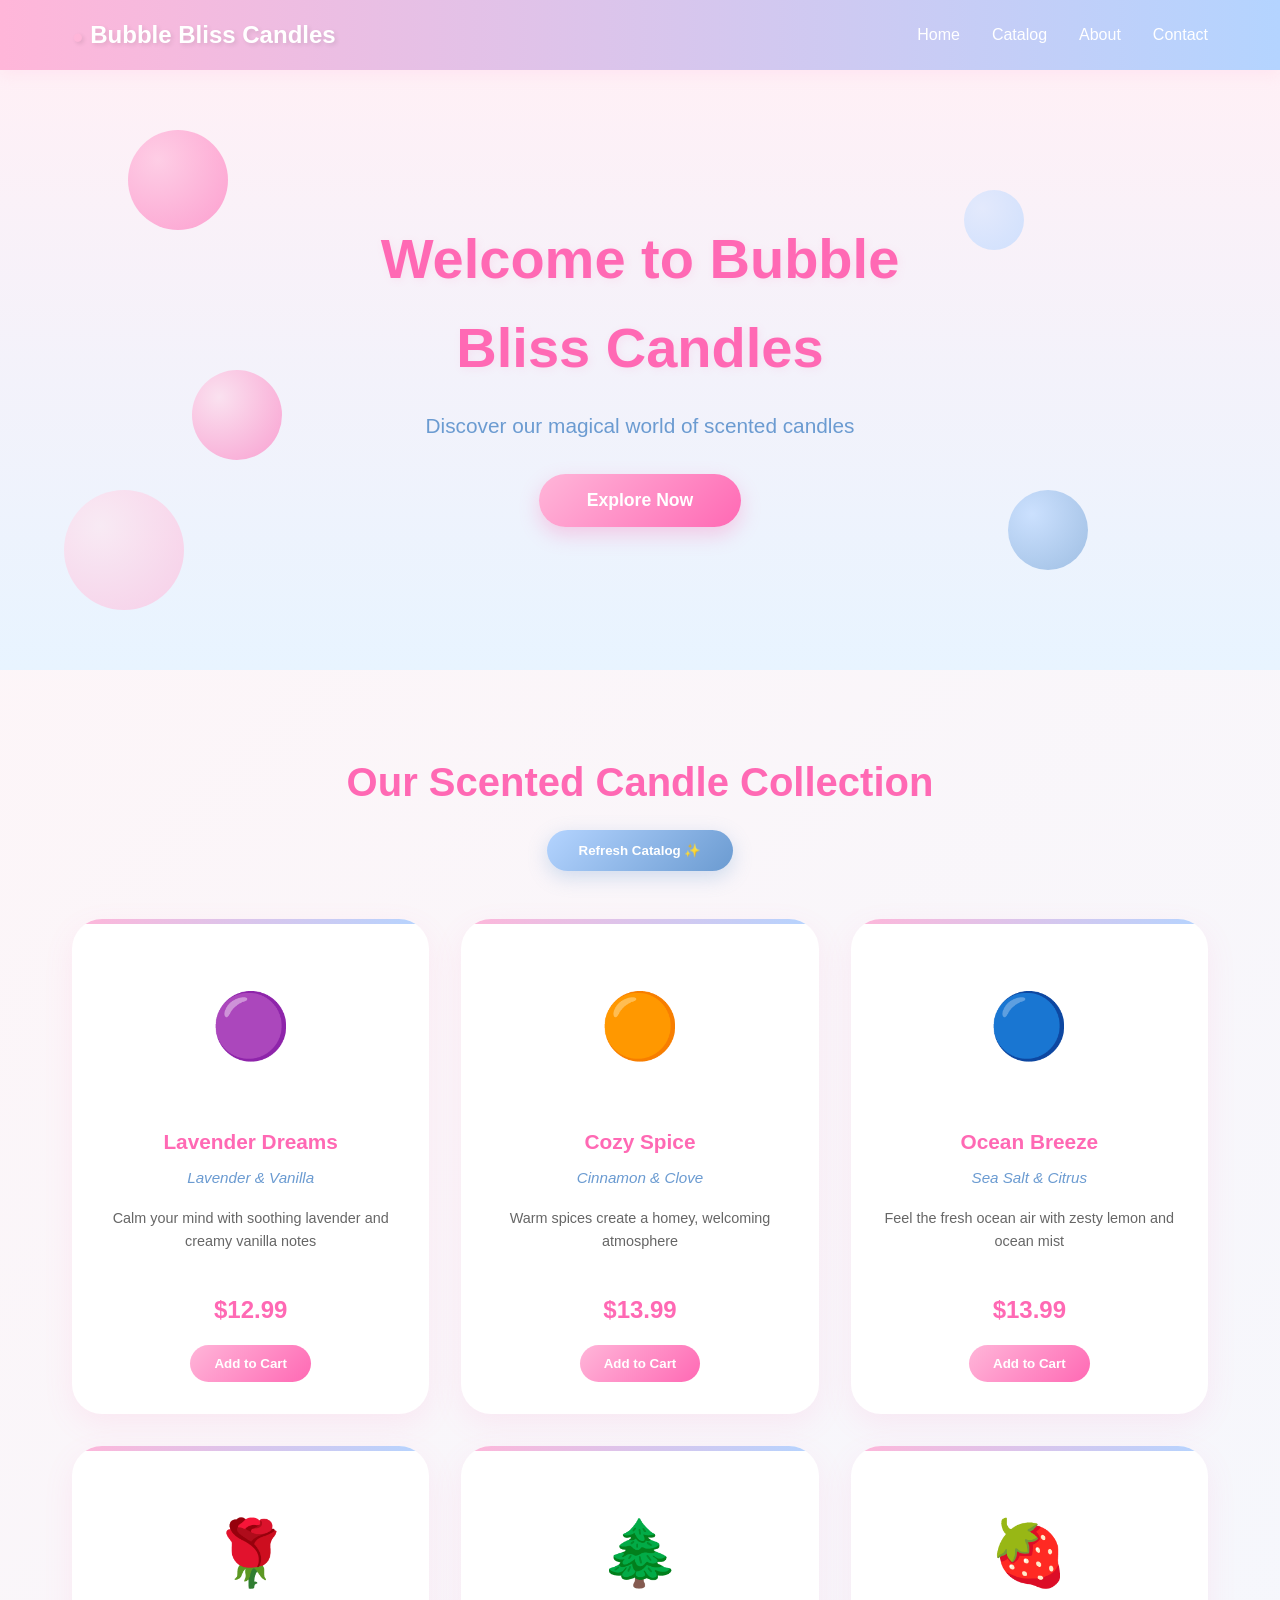
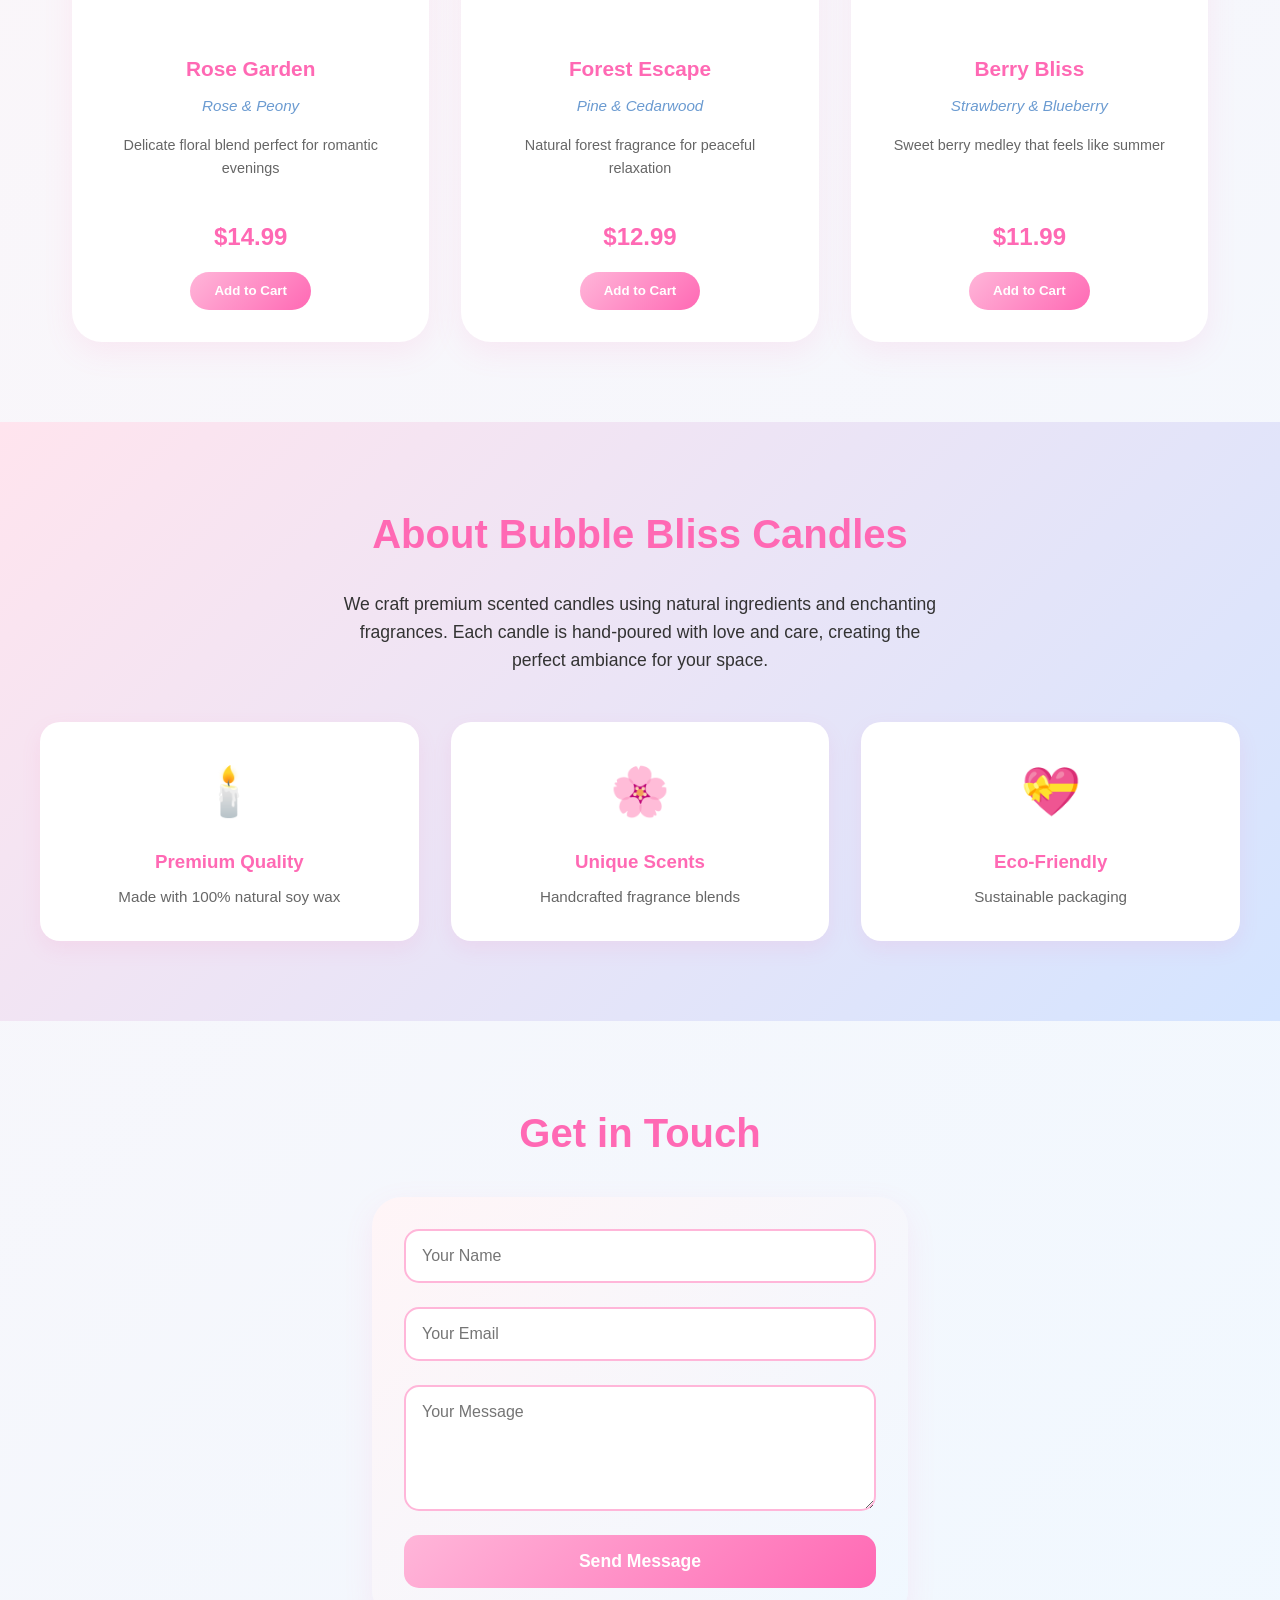
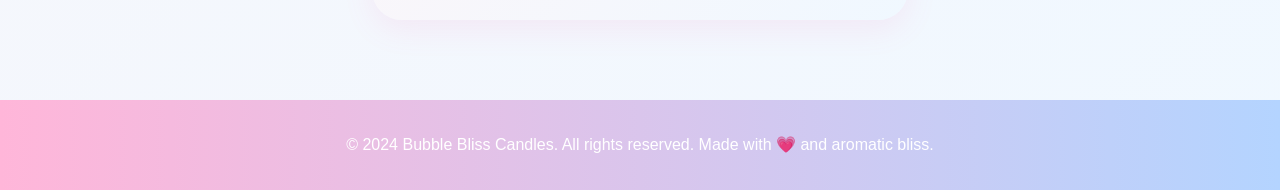
<file: index.html>
<!DOCTYPE html>
<html lang="en">
<head>
    <meta charset="UTF-8">
    <meta name="viewport" content="width=device-width, initial-scale=1.0">
    <title>Bubble Bliss Candles - Scented Candle Paradise</title>
    <link rel="stylesheet" href="styles.css">
</head>
<body>
    <!-- Navigation -->
    <nav class="navbar">
        <div class="nav-container">
            <div class="logo">
                <span class="bubble">●</span> Bubble Bliss Candles
            </div>
            <ul class="nav-links">
                <li><a href="#home">Home</a></li>
                <li><a href="#catalog">Catalog</a></li>
                <li><a href="#about">About</a></li>
                <li><a href="#contact">Contact</a></li>
            </ul>
        </div>
    </nav>

    <!-- Hero Section -->
    <section id="home" class="hero">
        <div class="hero-content">
            <h1>Welcome to Bubble Bliss Candles</h1>
            <p>Discover our magical world of scented candles</p>
            <button class="cta-btn">Explore Now</button>
        </div>
        <div class="bubbles">
            <div class="bubble-shape bubble1"></div>
            <div class="bubble-shape bubble2"></div>
            <div class="bubble-shape bubble3"></div>
            <div class="bubble-shape bubble4"></div>
            <div class="bubble-shape bubble5"></div>
        </div>
    </section>

    <!-- Catalog Section -->
    <section id="catalog" class="catalog">
        <div class="catalog-header">
            <h2>Our Scented Candle Collection</h2>
            <button class="refresh-btn" onclick="generateRandomCatalog()">Refresh Catalog ✨</button>
        </div>
        <div class="candle-grid" id="candleGrid">
            <!-- Candles will be generated here by JavaScript -->
        </div>
    </section>

    <!-- About Section -->
    <section id="about" class="about">
        <div class="about-content">
            <h2>About Bubble Bliss Candles</h2>
            <p>We craft premium scented candles using natural ingredients and enchanting fragrances. Each candle is hand-poured with love and care, creating the perfect ambiance for your space.</p>
            <div class="features">
                <div class="feature">
                    <div class="feature-icon">🕯️</div>
                    <h3>Premium Quality</h3>
                    <p>Made with 100% natural soy wax</p>
                </div>
                <div class="feature">
                    <div class="feature-icon">🌸</div>
                    <h3>Unique Scents</h3>
                    <p>Handcrafted fragrance blends</p>
                </div>
                <div class="feature">
                    <div class="feature-icon">💝</div>
                    <h3>Eco-Friendly</h3>
                    <p>Sustainable packaging</p>
                </div>
            </div>
        </div>
    </section>

    <!-- Contact Section -->
    <section id="contact" class="contact">
        <h2>Get in Touch</h2>
        <form class="contact-form">
            <input type="text" placeholder="Your Name" required>
            <input type="email" placeholder="Your Email" required>
            <textarea placeholder="Your Message" rows="5" required></textarea>
            <button type="submit" class="submit-btn">Send Message</button>
        </form>
    </section>

    <!-- Footer -->
    <footer class="footer">
        <p>&copy; 2024 Bubble Bliss Candles. All rights reserved. Made with 💗 and aromatic bliss.</p>
    </footer>

    <script src="script.js"></script>
</body>
</html>
</file>
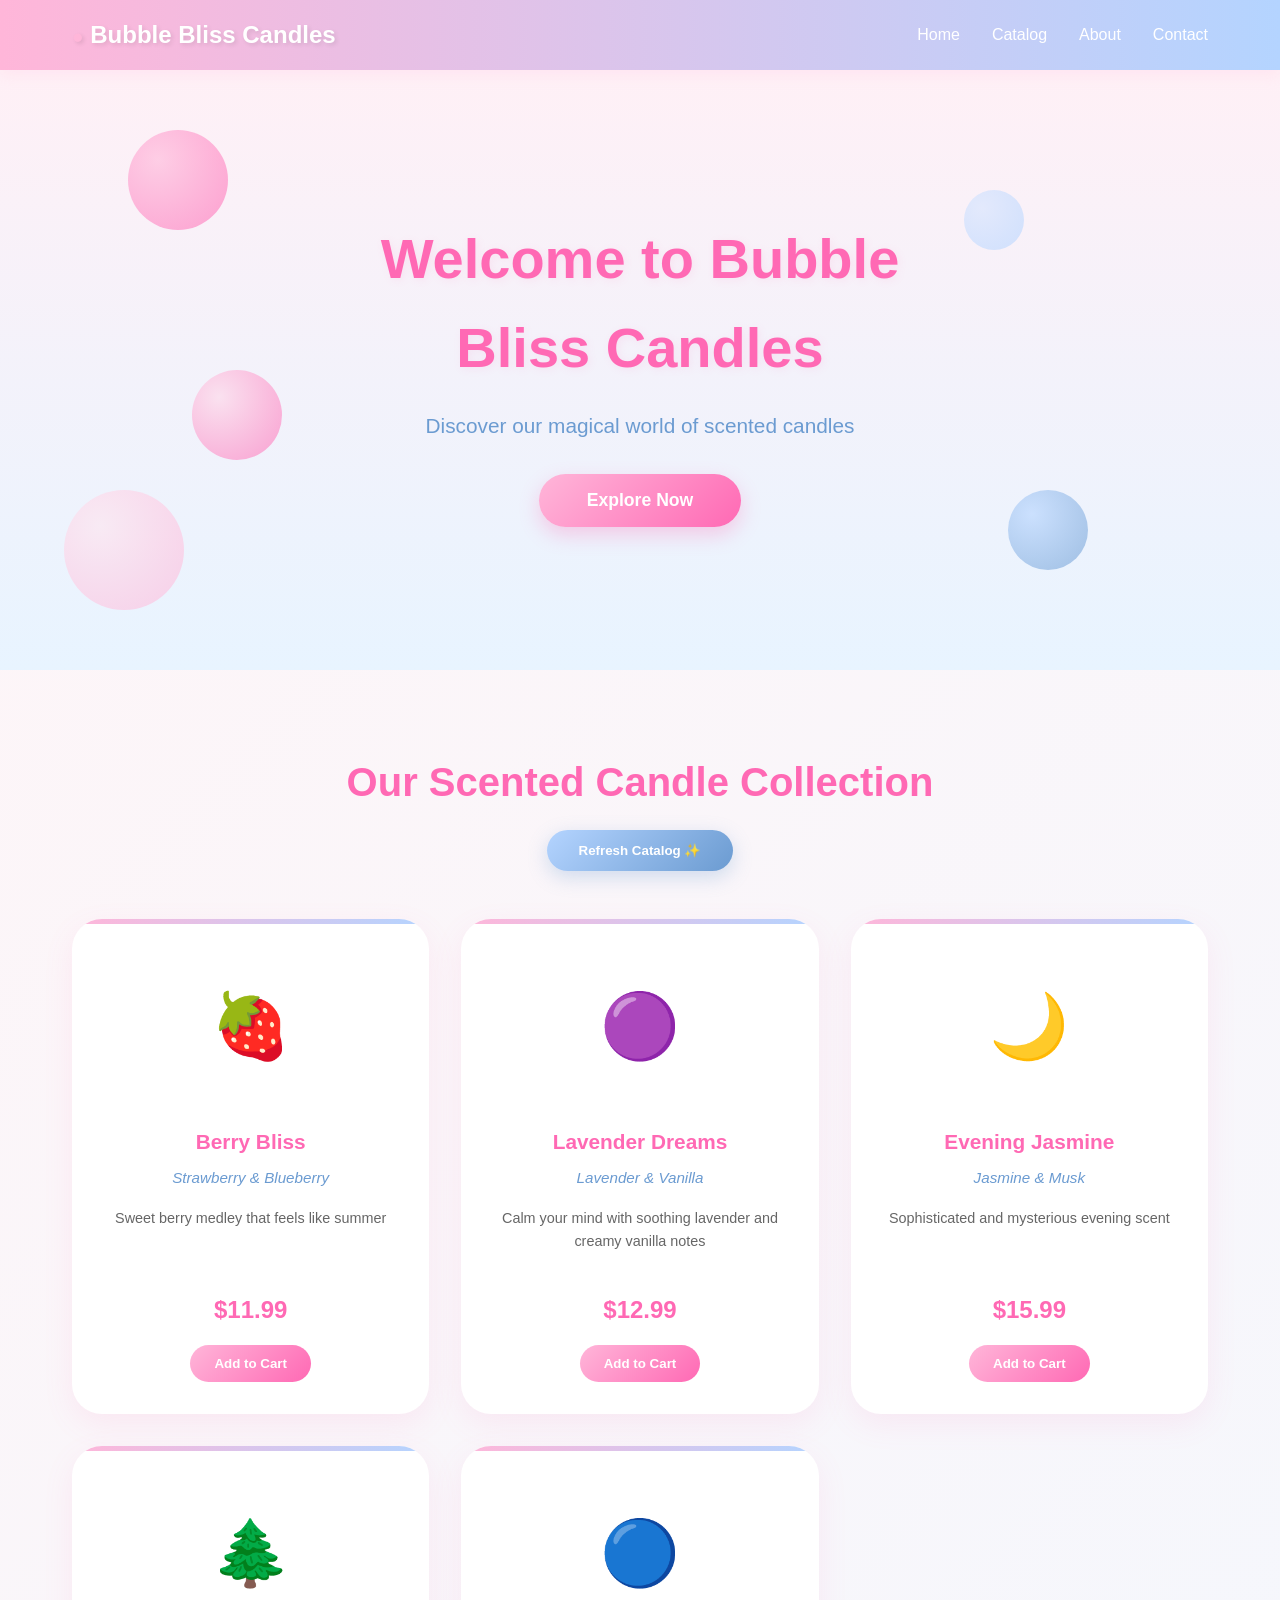
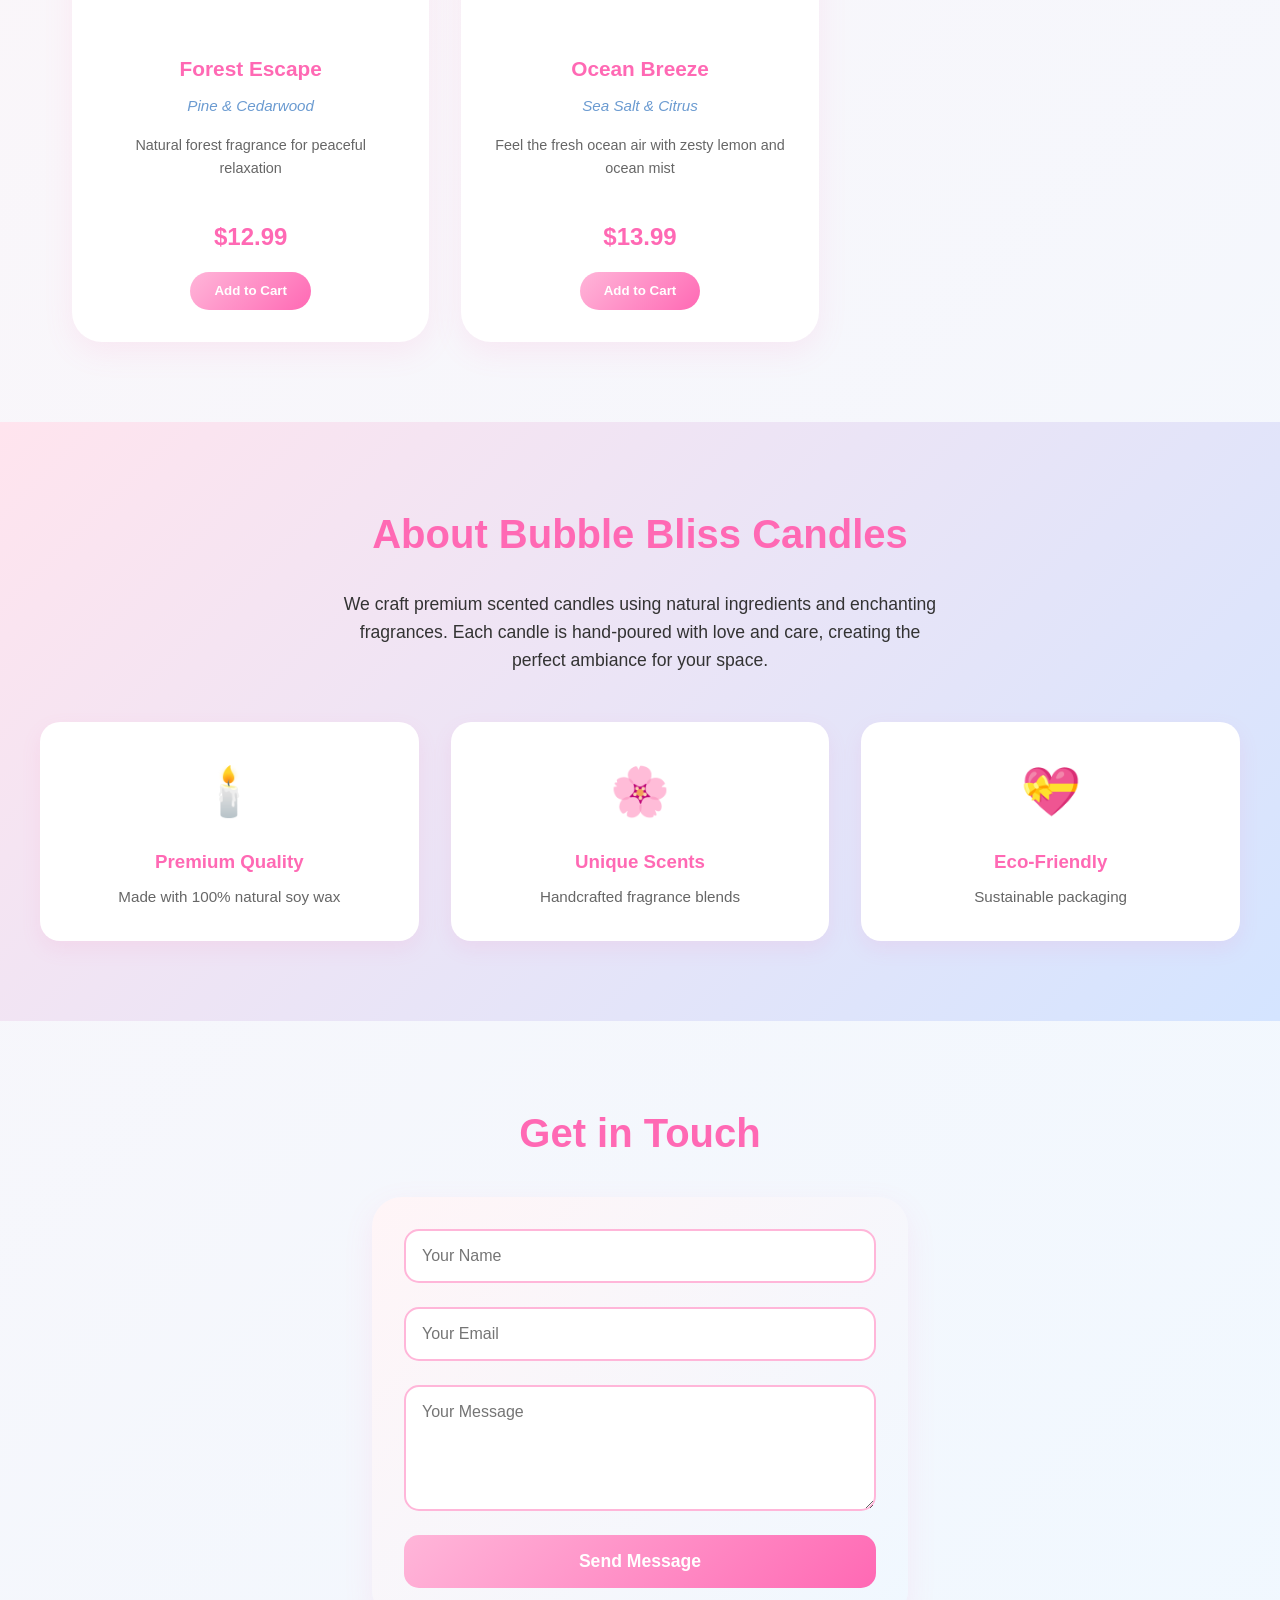
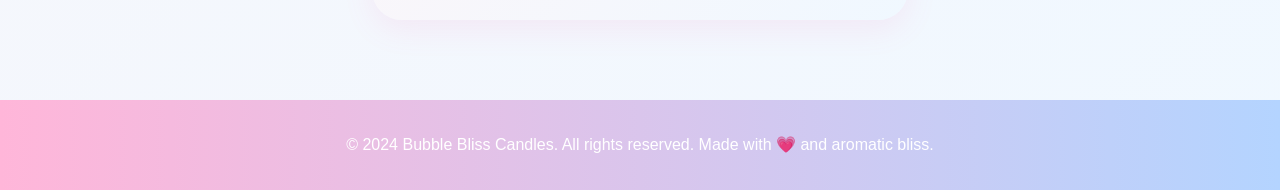
<file: candle-business.html>
<!DOCTYPE html>
<html lang="en">
<head>
    <meta charset="UTF-8">
    <meta name="viewport" content="width=device-width, initial-scale=1.0">
    <title>Bubble Bliss Candles - Scented Candle Paradise</title>
    <style>
        * {
            margin: 0;
            padding: 0;
            box-sizing: border-box;
        }

        body {
            font-family: 'Segoe UI', Tahoma, Geneva, Verdana, sans-serif;
            background: linear-gradient(135deg, #fff5f7 0%, #f0f8ff 100%);
            color: #333;
            line-height: 1.6;
        }

        /* Navigation */
        .navbar {
            background: linear-gradient(90deg, #FFB6D9 0%, #B4D4FF 100%);
            padding: 1rem 0;
            position: sticky;
            top: 0;
            z-index: 100;
            box-shadow: 0 4px 15px rgba(255, 182, 217, 0.2);
        }

        .nav-container {
            max-width: 1200px;
            margin: 0 auto;
            padding: 0 2rem;
            display: flex;
            justify-content: space-between;
            align-items: center;
        }

        .logo {
            font-size: 1.5rem;
            font-weight: bold;
            color: #fff;
            text-shadow: 2px 2px 4px rgba(0, 0, 0, 0.1);
        }

        .bubble {
            color: #FFB6D9;
            font-size: 1.2rem;
            animation: float 3s ease-in-out infinite;
        }

        .nav-links {
            display: flex;
            list-style: none;
            gap: 2rem;
        }

        .nav-links a {
            color: #fff;
            text-decoration: none;
            font-weight: 500;
            transition: transform 0.3s ease;
        }

        .nav-links a:hover {
            transform: translateY(-2px);
        }

        /* Hero Section */
        .hero {
            position: relative;
            height: 600px;
            display: flex;
            align-items: center;
            justify-content: center;
            text-align: center;
            overflow: hidden;
            background: linear-gradient(180deg, #FFF0F6 0%, #E8F4FF 100%);
        }

        .hero-content {
            z-index: 10;
            max-width: 600px;
        }

        .hero h1 {
            font-size: 3.5rem;
            color: #FF69B4;
            margin-bottom: 1rem;
            animation: slideInDown 0.8s ease;
            text-shadow: 2px 2px 8px rgba(255, 105, 180, 0.1);
        }

        .hero p {
            font-size: 1.3rem;
            color: #6B9BD1;
            margin-bottom: 2rem;
            animation: slideInUp 0.8s ease;
        }

        .cta-btn {
            background: linear-gradient(135deg, #FFB6D9 0%, #FF69B4 100%);
            color: white;
            border: none;
            padding: 1rem 3rem;
            font-size: 1.1rem;
            border-radius: 50px;
            cursor: pointer;
            transition: all 0.3s ease;
            box-shadow: 0 8px 20px rgba(255, 105, 180, 0.3);
            font-weight: bold;
        }

        .cta-btn:hover {
            transform: translateY(-3px);
            box-shadow: 0 12px 30px rgba(255, 105, 180, 0.4);
        }

        /* Bubbles Animation */
        .bubbles {
            position: absolute;
            width: 100%;
            height: 100%;
            top: 0;
            left: 0;
        }

        .bubble-shape {
            position: absolute;
            border-radius: 50%;
            opacity: 0.6;
            animation: float 4s ease-in-out infinite;
        }

        .bubble1 {
            width: 100px;
            height: 100px;
            background: radial-gradient(circle at 30% 30%, #FFB6D9, #FF69B4);
            top: 10%;
            left: 10%;
            animation-delay: 0s;
        }

        .bubble2 {
            width: 80px;
            height: 80px;
            background: radial-gradient(circle at 30% 30%, #B4D4FF, #6B9BD1);
            top: 70%;
            right: 15%;
            animation-delay: 1s;
        }

        .bubble3 {
            width: 120px;
            height: 120px;
            background: radial-gradient(circle at 30% 30%, #FFE4EE, #FFB6D9);
            bottom: 10%;
            left: 5%;
            animation-delay: 2s;
        }

        .bubble4 {
            width: 60px;
            height: 60px;
            background: radial-gradient(circle at 30% 30%, #D4E4FF, #B4D4FF);
            top: 20%;
            right: 20%;
            animation-delay: 1.5s;
        }

        .bubble5 {
            width: 90px;
            height: 90px;
            background: radial-gradient(circle at 30% 30%, #FFD6E8, #FF69B4);
            top: 50%;
            left: 15%;
            animation-delay: 2.5s;
        }

        @keyframes float {
            0%, 100% {
                transform: translateY(0px) translateX(0px);
            }
            25% {
                transform: translateY(-20px) translateX(10px);
            }
            50% {
                transform: translateY(-40px) translateX(-10px);
            }
            75% {
                transform: translateY(-20px) translateX(10px);
            }
        }

        @keyframes slideInDown {
            from {
                opacity: 0;
                transform: translateY(-30px);
            }
            to {
                opacity: 1;
                transform: translateY(0);
            }
        }

        @keyframes slideInUp {
            from {
                opacity: 0;
                transform: translateY(30px);
            }
            to {
                opacity: 1;
                transform: translateY(0);
            }
        }

        /* Catalog Section */
        .catalog {
            max-width: 1200px;
            margin: 5rem auto;
            padding: 0 2rem;
        }

        .catalog-header {
            text-align: center;
            margin-bottom: 3rem;
            display: flex;
            flex-direction: column;
            align-items: center;
            gap: 1rem;
        }

        .catalog-header h2 {
            font-size: 2.5rem;
            color: #FF69B4;
        }

        .refresh-btn {
            background: linear-gradient(135deg, #B4D4FF 0%, #6B9BD1 100%);
            color: white;
            border: none;
            padding: 0.8rem 2rem;
            border-radius: 50px;
            cursor: pointer;
            font-weight: bold;
            transition: all 0.3s ease;
            box-shadow: 0 6px 20px rgba(107, 155, 209, 0.3);
        }

        .refresh-btn:hover {
            transform: scale(1.05);
            box-shadow: 0 8px 25px rgba(107, 155, 209, 0.4);
        }

        .candle-grid {
            display: grid;
            grid-template-columns: repeat(auto-fit, minmax(280px, 1fr));
            gap: 2rem;
            margin-bottom: 3rem;
        }

        .candle-card {
            background: white;
            border-radius: 30px;
            padding: 2rem;
            text-align: center;
            box-shadow: 0 10px 30px rgba(255, 105, 180, 0.1);
            transition: all 0.3s ease;
            position: relative;
            overflow: hidden;
        }

        .candle-card::before {
            content: '';
            position: absolute;
            top: 0;
            left: 0;
            right: 0;
            height: 5px;
            background: linear-gradient(90deg, #FFB6D9, #B4D4FF);
            animation: shimmer 2s infinite;
        }

        .candle-card:hover {
            transform: translateY(-10px);
            box-shadow: 0 20px 40px rgba(255, 105, 180, 0.2);
        }

        .candle-image {
            width: 120px;
            height: 150px;
            margin: 0 auto 1.5rem;
            font-size: 4rem;
            display: flex;
            align-items: center;
            justify-content: center;
        }

        .candle-name {
            font-size: 1.3rem;
            font-weight: bold;
            color: #FF69B4;
            margin-bottom: 0.5rem;
        }

        .candle-scent {
            font-size: 0.95rem;
            color: #6B9BD1;
            margin-bottom: 1rem;
            font-style: italic;
        }

        .candle-description {
            font-size: 0.9rem;
            color: #666;
            margin-bottom: 1.5rem;
            min-height: 60px;
        }

        .candle-price {
            font-size: 1.5rem;
            font-weight: bold;
            color: #FF69B4;
            margin-bottom: 1rem;
        }

        .add-to-cart {
            background: linear-gradient(135deg, #FFB6D9 0%, #FF69B4 100%);
            color: white;
            border: none;
            padding: 0.7rem 1.5rem;
            border-radius: 25px;
            cursor: pointer;
            font-weight: bold;
            transition: all 0.3s ease;
        }

        .add-to-cart:hover {
            transform: scale(1.05);
        }

        @keyframes shimmer {
            0%, 100% {
                opacity: 0.5;
            }
            50% {
                opacity: 1;
            }
        }

        /* About Section */
        .about {
            background: linear-gradient(135deg, #FFE4EE 0%, #D4E4FF 100%);
            padding: 5rem 2rem;
            margin: 3rem 0;
        }

        .about-content {
            max-width: 1200px;
            margin: 0 auto;
        }

        .about h2 {
            font-size: 2.5rem;
            color: #FF69B4;
            margin-bottom: 1.5rem;
            text-align: center;
        }

        .about p {
            font-size: 1.1rem;
            color: #333;
            text-align: center;
            margin-bottom: 3rem;
            max-width: 600px;
            margin-left: auto;
            margin-right: auto;
        }

        .features {
            display: grid;
            grid-template-columns: repeat(auto-fit, minmax(250px, 1fr));
            gap: 2rem;
        }

        .feature {
            background: white;
            padding: 2rem;
            border-radius: 20px;
            text-align: center;
            box-shadow: 0 8px 20px rgba(255, 105, 180, 0.1);
            transition: all 0.3s ease;
        }

        .feature:hover {
            transform: translateY(-5px);
            box-shadow: 0 12px 30px rgba(255, 105, 180, 0.2);
        }

        .feature-icon {
            font-size: 3rem;
            margin-bottom: 1rem;
        }

        .feature h3 {
            color: #FF69B4;
            margin-bottom: 0.5rem;
        }

        .feature p {
            color: #666;
            font-size: 0.95rem;
            margin: 0;
        }

        /* Contact Section */
        .contact {
            max-width: 600px;
            margin: 5rem auto;
            padding: 0 2rem;
        }

        .contact h2 {
            font-size: 2.5rem;
            color: #FF69B4;
            text-align: center;
            margin-bottom: 2rem;
        }

        .contact-form {
            display: flex;
            flex-direction: column;
            gap: 1.5rem;
            background: linear-gradient(135deg, #FFF5F7 0%, #F0F8FF 100%);
            padding: 2rem;
            border-radius: 30px;
            box-shadow: 0 10px 30px rgba(255, 105, 180, 0.1);
        }

        .contact-form input,
        .contact-form textarea {
            padding: 1rem;
            border: 2px solid #FFB6D9;
            border-radius: 15px;
            font-size: 1rem;
            font-family: inherit;
            transition: all 0.3s ease;
        }

        .contact-form input:focus,
        .contact-form textarea:focus {
            outline: none;
            border-color: #FF69B4;
            box-shadow: 0 0 10px rgba(255, 105, 180, 0.3);
        }

        .submit-btn {
            background: linear-gradient(135deg, #FFB6D9 0%, #FF69B4 100%);
            color: white;
            border: none;
            padding: 1rem;
            border-radius: 15px;
            font-size: 1.1rem;
            font-weight: bold;
            cursor: pointer;
            transition: all 0.3s ease;
        }

        .submit-btn:hover {
            transform: translateY(-3px);
            box-shadow: 0 10px 25px rgba(255, 105, 180, 0.3);
        }

        /* Footer */
        .footer {
            background: linear-gradient(90deg, #FFB6D9 0%, #B4D4FF 100%);
            color: white;
            text-align: center;
            padding: 2rem;
            margin-top: 3rem;
            font-weight: 500;
        }

        /* Responsive */
        @media (max-width: 768px) {
            .hero h1 {
                font-size: 2rem;
            }

            .hero p {
                font-size: 1rem;
            }

            .nav-links {
                gap: 1rem;
                font-size: 0.9rem;
            }

            .candle-grid {
                grid-template-columns: repeat(auto-fit, minmax(250px, 1fr));
            }

            .catalog-header h2,
            .about h2,
            .contact h2 {
                font-size: 1.8rem;
            }
        }
    </style>
</head>
<body>
    <!-- Navigation -->
    <nav class="navbar">
        <div class="nav-container">
            <div class="logo">
                <span class="bubble">●</span> Bubble Bliss Candles
            </div>
            <ul class="nav-links">
                <li><a href="#home">Home</a></li>
                <li><a href="#catalog">Catalog</a></li>
                <li><a href="#about">About</a></li>
                <li><a href="#contact">Contact</a></li>
            </ul>
        </div>
    </nav>

    <!-- Hero Section -->
    <section id="home" class="hero">
        <div class="hero-content">
            <h1>Welcome to Bubble Bliss Candles</h1>
            <p>Discover our magical world of scented candles</p>
            <button class="cta-btn">Explore Now</button>
        </div>
        <div class="bubbles">
            <div class="bubble-shape bubble1"></div>
            <div class="bubble-shape bubble2"></div>
            <div class="bubble-shape bubble3"></div>
            <div class="bubble-shape bubble4"></div>
            <div class="bubble-shape bubble5"></div>
        </div>
    </section>

    <!-- Catalog Section -->
    <section id="catalog" class="catalog">
        <div class="catalog-header">
            <h2>Our Scented Candle Collection</h2>
            <button class="refresh-btn" onclick="generateRandomCatalog()">Refresh Catalog ✨</button>
        </div>
        <div class="candle-grid" id="candleGrid">
            <!-- Candles will be generated here by JavaScript -->
        </div>
    </section>

    <!-- About Section -->
    <section id="about" class="about">
        <div class="about-content">
            <h2>About Bubble Bliss Candles</h2>
            <p>We craft premium scented candles using natural ingredients and enchanting fragrances. Each candle is hand-poured with love and care, creating the perfect ambiance for your space.</p>
            <div class="features">
                <div class="feature">
                    <div class="feature-icon">🕯️</div>
                    <h3>Premium Quality</h3>
                    <p>Made with 100% natural soy wax</p>
                </div>
                <div class="feature">
                    <div class="feature-icon">🌸</div>
                    <h3>Unique Scents</h3>
                    <p>Handcrafted fragrance blends</p>
                </div>
                <div class="feature">
                    <div class="feature-icon">💝</div>
                    <h3>Eco-Friendly</h3>
                    <p>Sustainable packaging</p>
                </div>
            </div>
        </div>
    </section>

    <!-- Contact Section -->
    <section id="contact" class="contact">
        <h2>Get in Touch</h2>
        <form class="contact-form">
            <input type="text" placeholder="Your Name" required>
            <input type="email" placeholder="Your Email" required>
            <textarea placeholder="Your Message" rows="5" required></textarea>
            <button type="submit" class="submit-btn">Send Message</button>
        </form>
    </section>

    <!-- Footer -->
    <footer class="footer">
        <p>&copy; 2024 Bubble Bliss Candles. All rights reserved. Made with 💗 and aromatic bliss.</p>
    </footer>

    <script>
        // Candle catalog data
        const candleScents = [
            {
                name: "Lavender Dreams",
                scent: "Lavender & Vanilla",
                description: "Calm your mind with soothing lavender and creamy vanilla notes",
                price: "$12.99",
                emoji: "🟣"
            },
            {
                name: "Ocean Breeze",
                scent: "Sea Salt & Citrus",
                description: "Feel the fresh ocean air with zesty lemon and ocean mist",
                price: "$13.99",
                emoji: "🔵"
            },
            {
                name: "Rose Garden",
                scent: "Rose & Peony",
                description: "Delicate floral blend perfect for romantic evenings",
                price: "$14.99",
                emoji: "🌹"
            },
            {
                name: "Vanilla Bliss",
                scent: "Vanilla & Caramel",
                description: "Sweet and comforting with rich caramel undertones",
                price: "$11.99",
                emoji: "🟡"
            },
            {
                name: "Minty Fresh",
                scent: "Peppermint & Eucalyptus",
                description: "Energizing blend to refresh any room",
                price: "$12.99",
                emoji: "🟢"
            },
            {
                name: "Cozy Spice",
                scent: "Cinnamon & Clove",
                description: "Warm spices create a homey, welcoming atmosphere",
                price: "$13.99",
                emoji: "🟠"
            },
            {
                name: "Cherry Blossom",
                scent: "Cherry & Almond",
                description: "Soft and sweet with hints of spring",
                price: "$12.99",
                emoji: "🌸"
            },
            {
                name: "Tropical Paradise",
                scent: "Coconut & Pineapple",
                description: "Escape to an island getaway with every breath",
                price: "$13.99",
                emoji: "🏝️"
            },
            {
                name: "Honey Glow",
                scent: "Honey & Beeswax",
                description: "Natural sweetness with a gentle, warm glow",
                price: "$14.99",
                emoji: "🍯"
            },
            {
                name: "Forest Escape",
                scent: "Pine & Cedarwood",
                description: "Natural forest fragrance for peaceful relaxation",
                price: "$12.99",
                emoji: "🌲"
            },
            {
                name: "Berry Bliss",
                scent: "Strawberry & Blueberry",
                description: "Sweet berry medley that feels like summer",
                price: "$11.99",
                emoji: "🍓"
            },
            {
                name: "Evening Jasmine",
                scent: "Jasmine & Musk",
                description: "Sophisticated and mysterious evening scent",
                price: "$15.99",
                emoji: "🌙"
            }
        ];

        // Function to generate random candles
        function generateRandomCatalog() {
            const candleGrid = document.getElementById('candleGrid');
            candleGrid.innerHTML = '';
            
            // Shuffle and select random candles
            const shuffled = candleScents.sort(() => Math.random() - 0.5);
            const randomCandles = shuffled.slice(0, Math.floor(Math.random() * 4) + 4);
            
            randomCandles.forEach(candle => {
                const candleCard = document.createElement('div');
                candleCard.className = 'candle-card';
                candleCard.innerHTML = `
                    <div class="candle-image">${candle.emoji}</div>
                    <div class="candle-name">${candle.name}</div>
                    <div class="candle-scent">${candle.scent}</div>
                    <div class="candle-description">${candle.description}</div>
                    <div class="candle-price">${candle.price}</div>
                    <button class="add-to-cart">Add to Cart</button>
                `;
                
                // Add click animation
                candleCard.addEventListener('click', function() {
                    this.style.animation = 'none';
                    setTimeout(() => {
                        this.style.animation = '';
                    }, 10);
                });
                
                candleGrid.appendChild(candleCard);
            });
        }

        // Generate catalog on page load
        document.addEventListener('DOMContentLoaded', function() {
            generateRandomCatalog();
            
            // CTA button functionality
            const ctaBtn = document.querySelector('.cta-btn');
            ctaBtn.addEventListener('click', function() {
                document.getElementById('catalog').scrollIntoView({ behavior: 'smooth' });
            });
            
            // Add to cart functionality
            document.addEventListener('click', function(e) {
                if (e.target.classList.contains('add-to-cart')) {
                    const candleName = e.target.parentElement.querySelector('.candle-name').textContent;
                    alert(`✨ ${candleName} added to your cart! 🛒`);
                }
            });
            
            // Contact form submission
            const contactForm = document.querySelector('.contact-form');
            if (contactForm) {
                contactForm.addEventListener('submit', function(e) {
                    e.preventDefault();
                    alert('Thank you for contacting Bubble Bliss Candles! We will get back to you soon. 💌');
                    this.reset();
                });
            }
        });

        // Refresh button on catalog header
        document.addEventListener('DOMContentLoaded', function() {
            const refreshBtn = document.querySelector('.refresh-btn');
            if (refreshBtn) {
                refreshBtn.addEventListener('click', function() {
                    this.style.transform = 'rotate(180deg)';
                    setTimeout(() => {
                        this.style.transform = 'rotate(0deg)';
                    }, 600);
                });
            }
        });
    </script>
</body>
</html>
</file>
<file: styles.css>
* {
    margin: 0;
    padding: 0;
    box-sizing: border-box;
}

body {
    font-family: 'Segoe UI', Tahoma, Geneva, Verdana, sans-serif;
    background: linear-gradient(135deg, #fff5f7 0%, #f0f8ff 100%);
    color: #333;
    line-height: 1.6;
}

/* Navigation */
.navbar {
    background: linear-gradient(90deg, #FFB6D9 0%, #B4D4FF 100%);
    padding: 1rem 0;
    position: sticky;
    top: 0;
    z-index: 100;
    box-shadow: 0 4px 15px rgba(255, 182, 217, 0.2);
}

.nav-container {
    max-width: 1200px;
    margin: 0 auto;
    padding: 0 2rem;
    display: flex;
    justify-content: space-between;
    align-items: center;
}

.logo {
    font-size: 1.5rem;
    font-weight: bold;
    color: #fff;
    text-shadow: 2px 2px 4px rgba(0, 0, 0, 0.1);
}

.bubble {
    color: #FFB6D9;
    font-size: 1.2rem;
    animation: float 3s ease-in-out infinite;
}

.nav-links {
    display: flex;
    list-style: none;
    gap: 2rem;
}

.nav-links a {
    color: #fff;
    text-decoration: none;
    font-weight: 500;
    transition: transform 0.3s ease;
}

.nav-links a:hover {
    transform: translateY(-2px);
}

/* Hero Section */
.hero {
    position: relative;
    height: 600px;
    display: flex;
    align-items: center;
    justify-content: center;
    text-align: center;
    overflow: hidden;
    background: linear-gradient(180deg, #FFF0F6 0%, #E8F4FF 100%);
}

.hero-content {
    z-index: 10;
    max-width: 600px;
}

.hero h1 {
    font-size: 3.5rem;
    color: #FF69B4;
    margin-bottom: 1rem;
    animation: slideInDown 0.8s ease;
    text-shadow: 2px 2px 8px rgba(255, 105, 180, 0.1);
}

.hero p {
    font-size: 1.3rem;
    color: #6B9BD1;
    margin-bottom: 2rem;
    animation: slideInUp 0.8s ease;
}

.cta-btn {
    background: linear-gradient(135deg, #FFB6D9 0%, #FF69B4 100%);
    color: white;
    border: none;
    padding: 1rem 3rem;
    font-size: 1.1rem;
    border-radius: 50px;
    cursor: pointer;
    transition: all 0.3s ease;
    box-shadow: 0 8px 20px rgba(255, 105, 180, 0.3);
    font-weight: bold;
}

.cta-btn:hover {
    transform: translateY(-3px);
    box-shadow: 0 12px 30px rgba(255, 105, 180, 0.4);
}

/* Bubbles Animation */
.bubbles {
    position: absolute;
    width: 100%;
    height: 100%;
    top: 0;
    left: 0;
}

.bubble-shape {
    position: absolute;
    border-radius: 50%;
    opacity: 0.6;
    animation: float 4s ease-in-out infinite;
}

.bubble1 {
    width: 100px;
    height: 100px;
    background: radial-gradient(circle at 30% 30%, #FFB6D9, #FF69B4);
    top: 10%;
    left: 10%;
    animation-delay: 0s;
}

.bubble2 {
    width: 80px;
    height: 80px;
    background: radial-gradient(circle at 30% 30%, #B4D4FF, #6B9BD1);
    top: 70%;
    right: 15%;
    animation-delay: 1s;
}

.bubble3 {
    width: 120px;
    height: 120px;
    background: radial-gradient(circle at 30% 30%, #FFE4EE, #FFB6D9);
    bottom: 10%;
    left: 5%;
    animation-delay: 2s;
}

.bubble4 {
    width: 60px;
    height: 60px;
    background: radial-gradient(circle at 30% 30%, #D4E4FF, #B4D4FF);
    top: 20%;
    right: 20%;
    animation-delay: 1.5s;
}

.bubble5 {
    width: 90px;
    height: 90px;
    background: radial-gradient(circle at 30% 30%, #FFD6E8, #FF69B4);
    top: 50%;
    left: 15%;
    animation-delay: 2.5s;
}

@keyframes float {
    0%, 100% {
        transform: translateY(0px) translateX(0px);
    }
    25% {
        transform: translateY(-20px) translateX(10px);
    }
    50% {
        transform: translateY(-40px) translateX(-10px);
    }
    75% {
        transform: translateY(-20px) translateX(10px);
    }
}

@keyframes slideInDown {
    from {
        opacity: 0;
        transform: translateY(-30px);
    }
    to {
        opacity: 1;
        transform: translateY(0);
    }
}

@keyframes slideInUp {
    from {
        opacity: 0;
        transform: translateY(30px);
    }
    to {
        opacity: 1;
        transform: translateY(0);
    }
}

/* Catalog Section */
.catalog {
    max-width: 1200px;
    margin: 5rem auto;
    padding: 0 2rem;
}

.catalog-header {
    text-align: center;
    margin-bottom: 3rem;
    display: flex;
    flex-direction: column;
    align-items: center;
    gap: 1rem;
}

.catalog-header h2 {
    font-size: 2.5rem;
    color: #FF69B4;
}

.refresh-btn {
    background: linear-gradient(135deg, #B4D4FF 0%, #6B9BD1 100%);
    color: white;
    border: none;
    padding: 0.8rem 2rem;
    border-radius: 50px;
    cursor: pointer;
    font-weight: bold;
    transition: all 0.3s ease;
    box-shadow: 0 6px 20px rgba(107, 155, 209, 0.3);
}

.refresh-btn:hover {
    transform: scale(1.05);
    box-shadow: 0 8px 25px rgba(107, 155, 209, 0.4);
}

.candle-grid {
    display: grid;
    grid-template-columns: repeat(auto-fit, minmax(280px, 1fr));
    gap: 2rem;
    margin-bottom: 3rem;
}

.candle-card {
    background: white;
    border-radius: 30px;
    padding: 2rem;
    text-align: center;
    box-shadow: 0 10px 30px rgba(255, 105, 180, 0.1);
    transition: all 0.3s ease;
    position: relative;
    overflow: hidden;
}

.candle-card::before {
    content: '';
    position: absolute;
    top: 0;
    left: 0;
    right: 0;
    height: 5px;
    background: linear-gradient(90deg, #FFB6D9, #B4D4FF);
    animation: shimmer 2s infinite;
}

.candle-card:hover {
    transform: translateY(-10px);
    box-shadow: 0 20px 40px rgba(255, 105, 180, 0.2);
}

.candle-image {
    width: 120px;
    height: 150px;
    margin: 0 auto 1.5rem;
    font-size: 4rem;
    display: flex;
    align-items: center;
    justify-content: center;
}

.candle-name {
    font-size: 1.3rem;
    font-weight: bold;
    color: #FF69B4;
    margin-bottom: 0.5rem;
}

.candle-scent {
    font-size: 0.95rem;
    color: #6B9BD1;
    margin-bottom: 1rem;
    font-style: italic;
}

.candle-description {
    font-size: 0.9rem;
    color: #666;
    margin-bottom: 1.5rem;
    min-height: 60px;
}

.candle-price {
    font-size: 1.5rem;
    font-weight: bold;
    color: #FF69B4;
    margin-bottom: 1rem;
}

.add-to-cart {
    background: linear-gradient(135deg, #FFB6D9 0%, #FF69B4 100%);
    color: white;
    border: none;
    padding: 0.7rem 1.5rem;
    border-radius: 25px;
    cursor: pointer;
    font-weight: bold;
    transition: all 0.3s ease;
}

.add-to-cart:hover {
    transform: scale(1.05);
}

@keyframes shimmer {
    0%, 100% {
        opacity: 0.5;
    }
    50% {
        opacity: 1;
    }
}

/* About Section */
.about {
    background: linear-gradient(135deg, #FFE4EE 0%, #D4E4FF 100%);
    padding: 5rem 2rem;
    margin: 3rem 0;
}

.about-content {
    max-width: 1200px;
    margin: 0 auto;
}

.about h2 {
    font-size: 2.5rem;
    color: #FF69B4;
    margin-bottom: 1.5rem;
    text-align: center;
}

.about p {
    font-size: 1.1rem;
    color: #333;
    text-align: center;
    margin-bottom: 3rem;
    max-width: 600px;
    margin-left: auto;
    margin-right: auto;
}

.features {
    display: grid;
    grid-template-columns: repeat(auto-fit, minmax(250px, 1fr));
    gap: 2rem;
}

.feature {
    background: white;
    padding: 2rem;
    border-radius: 20px;
    text-align: center;
    box-shadow: 0 8px 20px rgba(255, 105, 180, 0.1);
    transition: all 0.3s ease;
}

.feature:hover {
    transform: translateY(-5px);
    box-shadow: 0 12px 30px rgba(255, 105, 180, 0.2);
}

.feature-icon {
    font-size: 3rem;
    margin-bottom: 1rem;
}

.feature h3 {
    color: #FF69B4;
    margin-bottom: 0.5rem;
}

.feature p {
    color: #666;
    font-size: 0.95rem;
    margin: 0;
}

/* Contact Section */
.contact {
    max-width: 600px;
    margin: 5rem auto;
    padding: 0 2rem;
}

.contact h2 {
    font-size: 2.5rem;
    color: #FF69B4;
    text-align: center;
    margin-bottom: 2rem;
}

.contact-form {
    display: flex;
    flex-direction: column;
    gap: 1.5rem;
    background: linear-gradient(135deg, #FFF5F7 0%, #F0F8FF 100%);
    padding: 2rem;
    border-radius: 30px;
    box-shadow: 0 10px 30px rgba(255, 105, 180, 0.1);
}

.contact-form input,
.contact-form textarea {
    padding: 1rem;
    border: 2px solid #FFB6D9;
    border-radius: 15px;
    font-size: 1rem;
    font-family: inherit;
    transition: all 0.3s ease;
}

.contact-form input:focus,
.contact-form textarea:focus {
    outline: none;
    border-color: #FF69B4;
    box-shadow: 0 0 10px rgba(255, 105, 180, 0.3);
}

.submit-btn {
    background: linear-gradient(135deg, #FFB6D9 0%, #FF69B4 100%);
    color: white;
    border: none;
    padding: 1rem;
    border-radius: 15px;
    font-size: 1.1rem;
    font-weight: bold;
    cursor: pointer;
    transition: all 0.3s ease;
}

.submit-btn:hover {
    transform: translateY(-3px);
    box-shadow: 0 10px 25px rgba(255, 105, 180, 0.3);
}

/* Footer */
.footer {
    background: linear-gradient(90deg, #FFB6D9 0%, #B4D4FF 100%);
    color: white;
    text-align: center;
    padding: 2rem;
    margin-top: 3rem;
    font-weight: 500;
}

/* Responsive */
@media (max-width: 768px) {
    .hero h1 {
        font-size: 2rem;
    }

    .hero p {
        font-size: 1rem;
    }

    .nav-links {
        gap: 1rem;
        font-size: 0.9rem;
    }

    .candle-grid {
        grid-template-columns: repeat(auto-fit, minmax(250px, 1fr));
    }

    .catalog-header h2,
    .about h2,
    .contact h2 {
        font-size: 1.8rem;
    }
}
</file>
